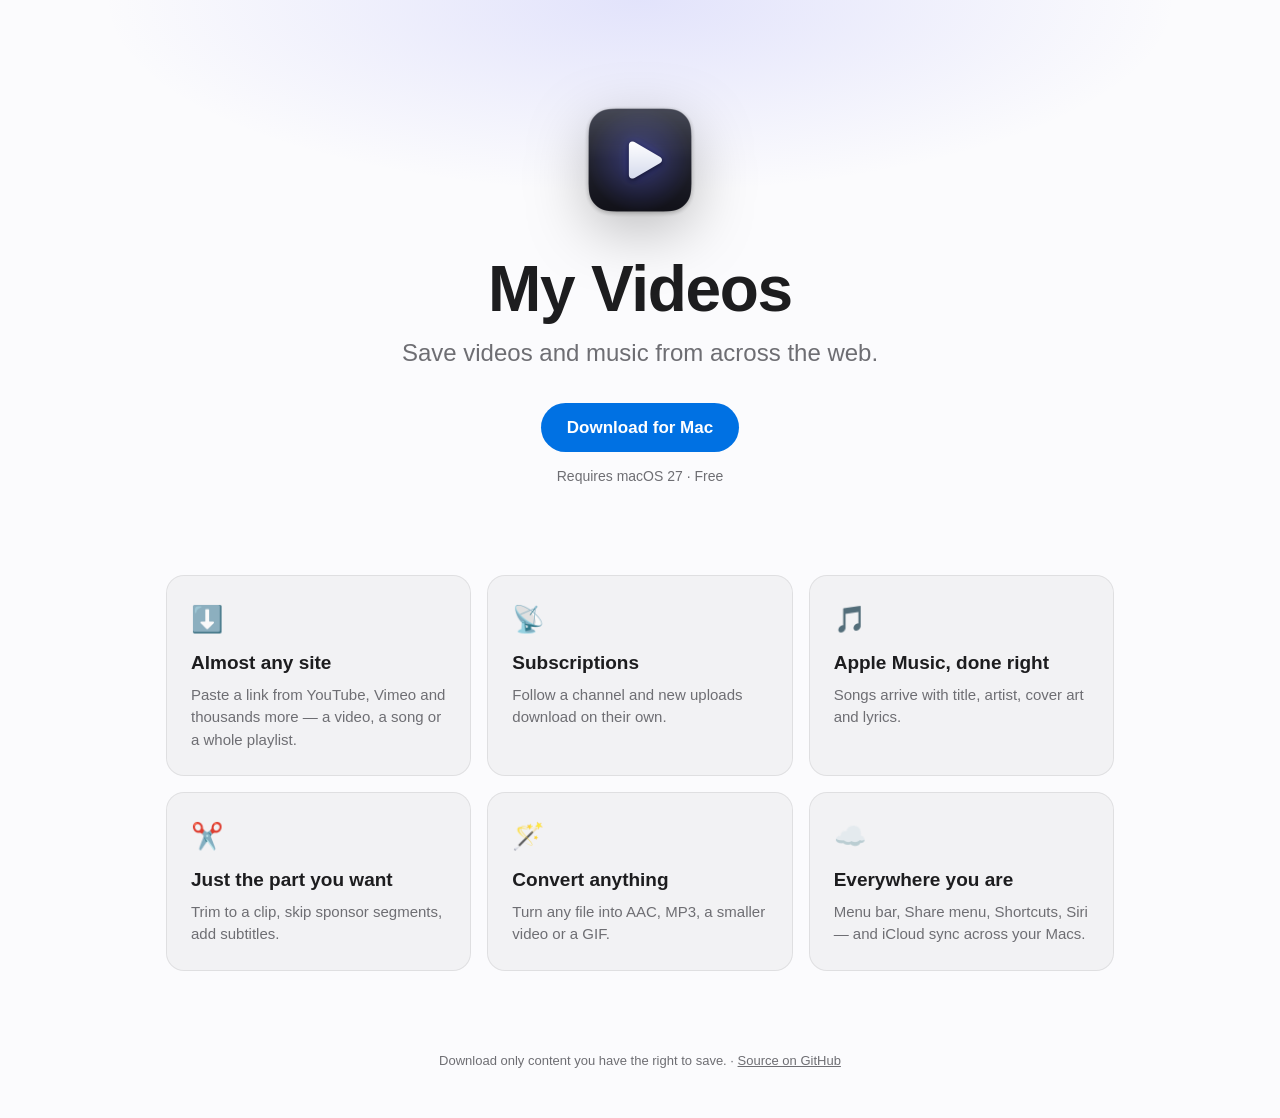
<file: docs/index.html>
<!doctype html>
<html lang="en">
<head>
<meta charset="utf-8">
<meta name="viewport" content="width=device-width, initial-scale=1">
<title>My Videos for Mac</title>
<meta name="description" content="Save videos and music from across the web — beautifully, on your Mac.">
<link rel="icon" href="icon.png">
<style>
  :root {
    --bg: #fbfbfd; --text: #1d1d1f; --muted: #6e6e73; --card: rgba(0,0,0,.035); --line: rgba(0,0,0,.08);
    --accent: #0071e3; --glow: rgba(97,102,242,.16);
  }
  @media (prefers-color-scheme: dark) {
    :root { --bg: #000; --text: #f5f5f7; --muted: #a1a1a6; --card: rgba(255,255,255,.06); --line: rgba(255,255,255,.1);
            --accent: #2997ff; --glow: rgba(97,102,242,.28); }
  }
  * { box-sizing: border-box; margin: 0; }
  body { background: var(--bg); color: var(--text); font: 17px/1.5 -apple-system, BlinkMacSystemFont, "SF Pro Text", "Helvetica Neue", sans-serif;
         -webkit-font-smoothing: antialiased; }
  .hero { text-align: center; padding: 96px 16px 64px;
          background: radial-gradient(60% 50% at 50% 0%, var(--glow), transparent 70%); }
  .hero img { width: 128px; height: 128px; filter: drop-shadow(0 18px 30px rgba(0,0,0,.25)); }
  h1 { font: 700 clamp(40px, 7vw, 64px)/1.05 -apple-system, "SF Pro Display", sans-serif; letter-spacing: -.02em; margin-top: 24px; }
  .tagline { font-size: clamp(19px, 2.6vw, 24px); color: var(--muted); margin-top: 12px; }
  .cta { display: inline-block; margin-top: 32px; background: var(--accent); color: #fff; text-decoration: none;
         font-weight: 600; padding: 12px 26px; border-radius: 980px; }
  .cta:hover { filter: brightness(1.08); }
  .req { color: var(--muted); font-size: 14px; margin-top: 14px; }
  .grid { max-width: 980px; margin: 0 auto; padding: 24px 16px 80px; display: grid; gap: 16px;
          grid-template-columns: repeat(auto-fit, minmax(260px, 1fr)); }
  .card { background: var(--card); border: 1px solid var(--line); border-radius: 18px; padding: 24px; }
  .card .icon { font-size: 26px; }
  .card h3 { font-size: 19px; margin-top: 10px; }
  .card p { color: var(--muted); font-size: 15px; margin-top: 6px; }
  footer { text-align: center; color: var(--muted); font-size: 13px; padding: 0 16px 48px; }
  footer a { color: inherit; }
</style>
</head>
<body>
  <section class="hero">
    <img src="icon.png" alt="My Videos app icon">
    <h1>My Videos</h1>
    <p class="tagline">Save videos and music from across the web.</p>
    <a class="cta" href="https://github.com/Blakew316/myvideos/releases/latest">Download for Mac</a>
    <p class="req">Requires macOS 27 · Free</p>
  </section>
  <section class="grid">
    <div class="card"><div class="icon">⬇️</div><h3>Almost any site</h3><p>Paste a link from YouTube, Vimeo and thousands more — a video, a song or a whole playlist.</p></div>
    <div class="card"><div class="icon">📡</div><h3>Subscriptions</h3><p>Follow a channel and new uploads download on their own.</p></div>
    <div class="card"><div class="icon">🎵</div><h3>Apple Music, done right</h3><p>Songs arrive with title, artist, cover art and lyrics.</p></div>
    <div class="card"><div class="icon">✂️</div><h3>Just the part you want</h3><p>Trim to a clip, skip sponsor segments, add subtitles.</p></div>
    <div class="card"><div class="icon">🪄</div><h3>Convert anything</h3><p>Turn any file into AAC, MP3, a smaller video or a GIF.</p></div>
    <div class="card"><div class="icon">☁️</div><h3>Everywhere you are</h3><p>Menu bar, Share menu, Shortcuts, Siri — and iCloud sync across your Macs.</p></div>
  </section>
  <footer>Download only content you have the right to save. · <a href="https://github.com/Blakew316/myvideos">Source on GitHub</a></footer>
</body>
</html>
</file>
